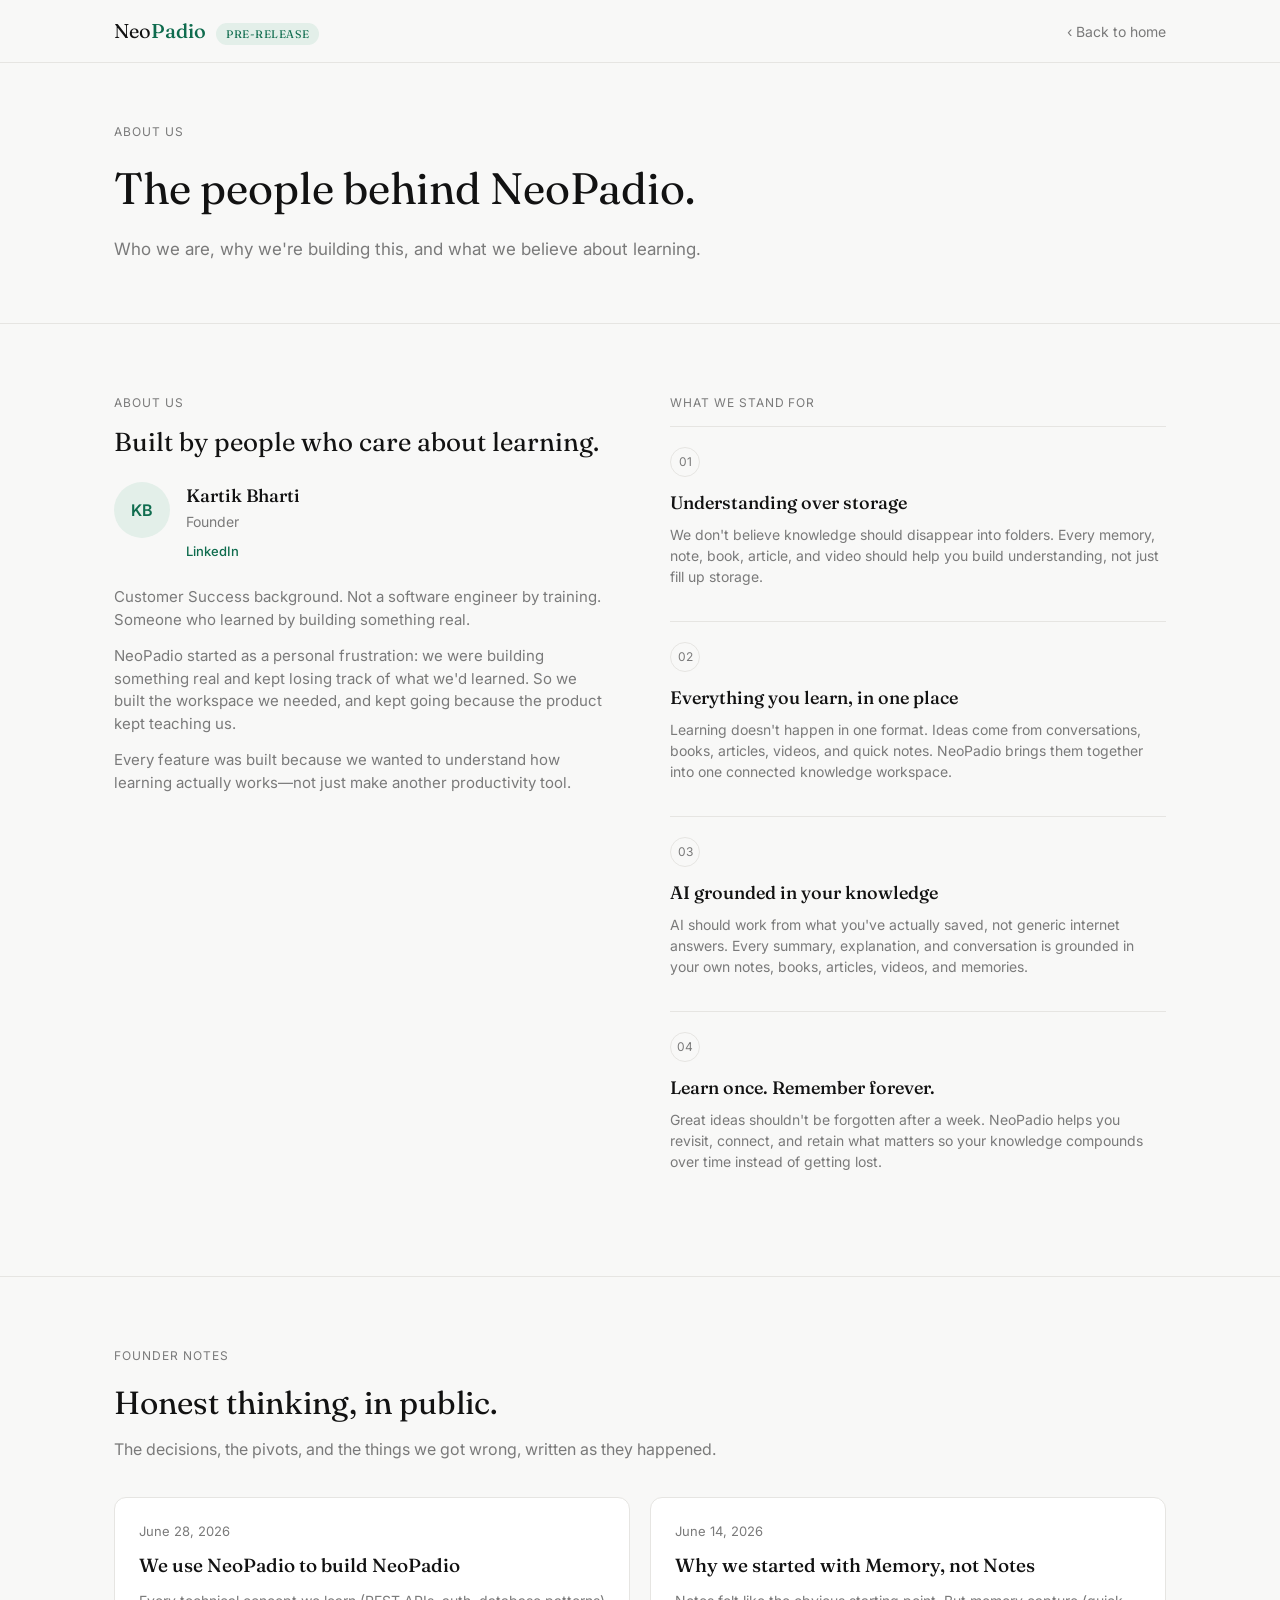
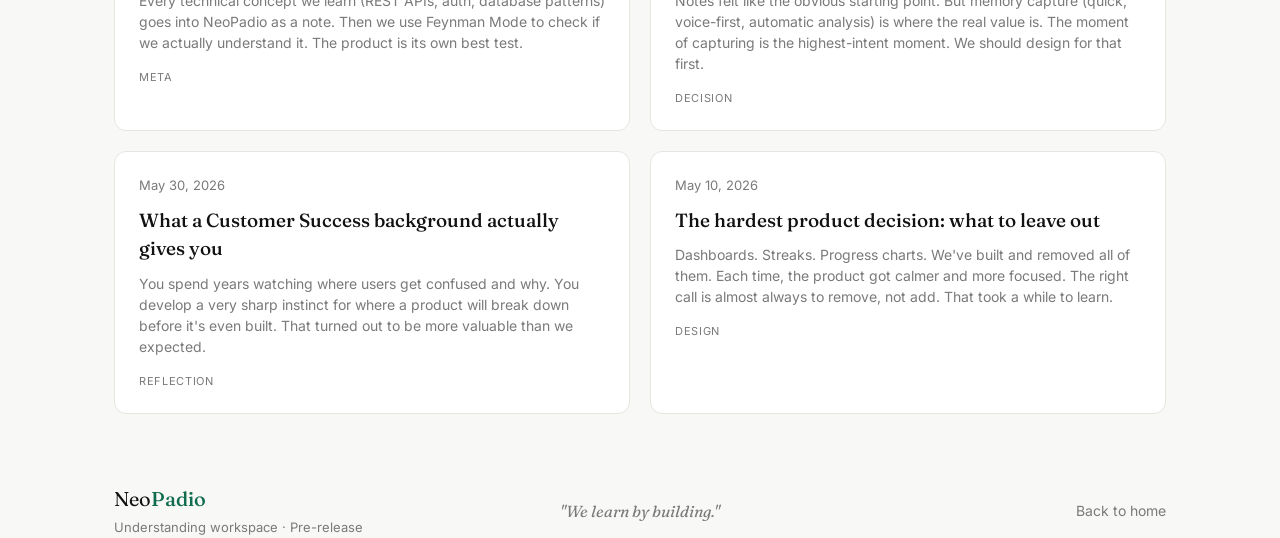
<file: about.html>
<!DOCTYPE html>
<html lang="en">
<head>
<meta charset="UTF-8">
<meta name="viewport" content="width=device-width, initial-scale=1.0">
<title>About us — NeoPadio</title>
<!-- Google Analytics — replace G-EGB7CDBP2E with your own Measurement ID from analytics.google.com -->
<script async src="https://www.googletagmanager.com/gtag/js?id=G-EGB7CDBP2E"></script>
<script>
  window.dataLayer = window.dataLayer || [];
  function gtag(){dataLayer.push(arguments);}
  gtag('js', new Date());
  gtag('config', 'G-EGB7CDBP2E');
</script>
<link rel="preconnect" href="https://fonts.googleapis.com">
<link rel="preconnect" href="https://fonts.gstatic.com" crossorigin>
<link href="https://fonts.googleapis.com/css2?family=Fraunces:ital,wght@0,400;0,500;0,600;1,400;1,500&family=Inter:wght@400;500;600&display=swap" rel="stylesheet">
<link rel="stylesheet" href="style.css">
</head>
<body>

<header>
  <nav>
    <div class="logo">Neo<b>Padio</b><span class="badge-pill">PRE-RELEASE</span></div>
    <a href="index.html" class="back-link">&#8249; Back to home</a>
  </nav>
</header>

<section class="about-hero" style="border-top:none;">
  <div class="wrap">
    <div class="eyebrow">About us</div>
    <h1>The people behind NeoPadio.</h1>
    <p>Who we are, why we're building this, and what we believe about learning.</p>
  </div>
</section>

<section>
  <div class="wrap two-col">
    <div class="about-col">
      <div class="eyebrow">About us</div>
      <h2 style="font-size:26px;margin-bottom:24px;">Built by people who care about learning.</h2>
      <div class="founder-card">
        <div class="avatar-circle">KB</div>
        <div>
          <h3>Kartik Bharti</h3>
          <div class="role">Founder</div>
          <a href="https://www.linkedin.com/in/kartikbharti" target="_blank" rel="noopener" class="li-link">LinkedIn</a>
        </div>
      </div>
      <p>Customer Success background. Not a software engineer by training. Someone who learned by building something real.</p>
      <p>NeoPadio started as a personal frustration: we were building something real and kept losing track of what we'd learned. So we built the workspace we needed, and kept going because the product kept teaching us.</p>
      <p>Every feature was built because we wanted to understand how learning actually works—not just make another productivity tool.</p>
    </div>
    <div>
      <div class="eyebrow">What we stand for</div>
      <div class="stand-for-item">
        <div class="snum">01</div>
        <h3>Understanding over storage</h3>
        <p>We don't believe knowledge should disappear into folders. Every memory, note, book, article, and video should help you build understanding, not just fill up storage.</p>
      </div>
      <div class="stand-for-item">
        <div class="snum">02</div>
        <h3>Everything you learn, in one place</h3>
        <p>Learning doesn't happen in one format. Ideas come from conversations, books, articles, videos, and quick notes. NeoPadio brings them together into one connected knowledge workspace.</p>
      </div>
      <div class="stand-for-item">
        <div class="snum">03</div>
        <h3>AI grounded in your knowledge</h3>
        <p>AI should work from what you've actually saved, not generic internet answers. Every summary, explanation, and conversation is grounded in your own notes, books, articles, videos, and memories.</p>
      </div>
      <div class="stand-for-item">
        <div class="snum">04</div>
        <h3>Learn once. Remember forever.</h3>
        <p>Great ideas shouldn't be forgotten after a week. NeoPadio helps you revisit, connect, and retain what matters so your knowledge compounds over time instead of getting lost.</p>
      </div>
    </div>
  </div>
</section>

<section>
  <div class="wrap">
    <div class="eyebrow">Founder notes</div>
    <h2 style="font-size:32px;">Honest thinking, in public.</h2>
    <p style="color:var(--muted);margin-top:10px;">The decisions, the pivots, and the things we got wrong, written as they happened.</p>
    <div class="notes-grid">
      <div class="note-card">
        <div class="note-date">June 28, 2026</div>
        <h3>We use NeoPadio to build NeoPadio</h3>
        <p>Every technical concept we learn (REST APIs, auth, database patterns) goes into NeoPadio as a note. Then we use Feynman Mode to check if we actually understand it. The product is its own best test.</p>
        <div class="tag">Meta</div>
      </div>
      <div class="note-card">
        <div class="note-date">June 14, 2026</div>
        <h3>Why we started with Memory, not Notes</h3>
        <p>Notes felt like the obvious starting point. But memory capture (quick, voice-first, automatic analysis) is where the real value is. The moment of capturing is the highest-intent moment. We should design for that first.</p>
        <div class="tag">Decision</div>
      </div>
      <div class="note-card">
        <div class="note-date">May 30, 2026</div>
        <h3>What a Customer Success background actually gives you</h3>
        <p>You spend years watching where users get confused and why. You develop a very sharp instinct for where a product will break down before it's even built. That turned out to be more valuable than we expected.</p>
        <div class="tag">Reflection</div>
      </div>
      <div class="note-card">
        <div class="note-date">May 10, 2026</div>
        <h3>The hardest product decision: what to leave out</h3>
        <p>Dashboards. Streaks. Progress charts. We've built and removed all of them. Each time, the product got calmer and more focused. The right call is almost always to remove, not add. That took a while to learn.</p>
        <div class="tag">Design</div>
      </div>
    </div>
  </div>
</section>

<footer class="wrap">
  <div>
    <div class="logo">Neo<b>Padio</b></div>
    <div style="color:var(--muted);font-size:13px;margin-top:4px;">Understanding workspace · Pre-release</div>
  </div>
  <div class="quote">"We learn by building."</div>
  <a href="index.html" class="back-link">Back to home</a>
</footer>

</body>
</html>
</file>
<file: style.css>
:root{
  --bg:#f8f8f7;
  --card:#ffffff;
  --text:#121212;
  --muted:#7a7a7a;
  --border:#e6e5e2;
  --green:#0f6c4e;
  --green-bg:#e3efe9;
}
*{box-sizing:border-box;margin:0;padding:0;}
body{
  font-family:'Inter',sans-serif;
  background:var(--bg);
  color:var(--text);
  line-height:1.5;
  -webkit-font-smoothing:antialiased;
}
a{color:inherit;text-decoration:none;}
.wrap{max-width:1100px;margin:0 auto;padding:0 24px;}
h1,h2,h3{font-family:'Fraunces',Georgia,serif;font-weight:400;}
em{font-style:italic;color:var(--green);font-family:'Fraunces',Georgia,serif;}

/* NAV */
header{
  position:sticky;top:0;z-index:50;
  background:rgba(248,248,247,0.92);
  backdrop-filter:blur(6px);
  border-bottom:1px solid var(--border);
}
nav{
  max-width:1100px;margin:0 auto;padding:16px 24px;
  display:flex;align-items:center;justify-content:space-between;
}
.logo{font-family:'Fraunces',serif;font-size:20px;}
.logo b{color:var(--green);font-weight:500;}
.badge-pill{
  font-size:11px;letter-spacing:.05em;color:var(--green);
  background:var(--green-bg);border-radius:999px;padding:4px 10px;margin-left:10px;
}
.nav-links{display:flex;gap:28px;align-items:center;list-style:none;}
.nav-links a{font-size:14px;color:var(--muted);}
.nav-links a:hover{color:var(--text);}
.btn{
  display:inline-block;padding:10px 20px;border-radius:8px;font-size:14px;font-weight:500;
  border:1px solid transparent;cursor:pointer;
}
.btn-dark{background:#121212;color:#fff;}
.btn-outline{border-color:var(--border);color:var(--text);background:transparent;}

/* HERO */
.hero{padding:90px 0 40px;text-align:center;}
.eyebrow-pill{
  display:inline-block;font-size:12px;letter-spacing:.08em;color:var(--green);
  background:var(--green-bg);border-radius:999px;padding:6px 16px;margin-bottom:28px;
}
.hero h1{font-size:56px;line-height:1.1;font-weight:400;}
.hero p.lead{max-width:560px;margin:26px auto 34px;color:var(--muted);font-size:17px;}
.hero-ctas{display:flex;gap:14px;justify-content:center;margin-bottom:56px;}
.hero-ctas .btn{padding:14px 26px;}

.tabs{display:flex;gap:10px;justify-content:center;margin-bottom:24px;flex-wrap:wrap;}
.tab{
  padding:8px 18px;border-radius:999px;border:1px solid var(--border);font-size:14px;color:var(--muted);
}
.tab.active{background:#121212;color:#fff;border-color:#121212;}

.mockup{
  max-width:900px;margin:0 auto;border:1px solid var(--border);border-radius:14px;
  background:var(--card);overflow:hidden;box-shadow:0 20px 50px -20px rgba(0,0,0,.15);
}
.mockup-bar{
  display:flex;align-items:center;gap:6px;padding:10px 14px;border-bottom:1px solid var(--border);
}
.mockup-bar span{width:9px;height:9px;border-radius:50%;background:var(--border);}
.mockup-bar .url{margin-left:auto;font-size:12px;color:var(--muted);}
.mockup-body{padding:40px 20px;min-height:260px;display:flex;align-items:center;justify-content:center;
  color:var(--muted);font-size:13px;background:repeating-linear-gradient(45deg,#fafafa,#fafafa 10px,#f3f3f2 10px,#f3f3f2 20px);}
.mockup-caption{text-align:center;color:var(--muted);font-size:14px;margin:18px 0 60px;}

/* real screenshot gallery */
.mockup-img-wrap{position:relative;cursor:zoom-in;background:#fff;}
.mockup-img-wrap img{width:100%;display:block;}
.mockup-img-wrap::after{
  content:"⤢ Click to enlarge";position:absolute;right:12px;bottom:12px;
  background:rgba(18,18,18,.75);color:#fff;font-size:11px;padding:5px 10px;border-radius:6px;
  opacity:0;transition:opacity .15s;pointer-events:none;
}
.mockup-img-wrap:hover::after{opacity:1;}
.gallery-dots{display:flex;gap:6px;justify-content:center;margin-top:16px;}
.gallery-dots span{width:7px;height:7px;border-radius:50%;background:var(--border);cursor:pointer;}
.gallery-dots span.active{background:var(--green);}

/* carousel prev/next arrows */
.mockup-carousel{position:relative;}
.carousel-btn{
  position:absolute;top:50%;transform:translateY(-50%);
  width:40px;height:40px;border-radius:50%;background:#fff;border:1px solid var(--border);
  display:flex;align-items:center;justify-content:center;font-size:20px;line-height:1;color:#121212;
  cursor:pointer;box-shadow:0 6px 20px rgba(0,0,0,.12);z-index:5;user-select:none;
}
.carousel-btn:hover{background:#f2f2f0;}
.carousel-btn.prev{left:-20px;}
.carousel-btn.next{right:-20px;}
.carousel-btn.hero-btn.prev{left:-56px;}
.carousel-btn.hero-btn.next{right:-56px;}
@media (max-width:960px){
  .carousel-btn.hero-btn.prev{left:4px;}
  .carousel-btn.hero-btn.next{right:4px;}
}
@media (max-width:800px){
  .carousel-btn{width:32px;height:32px;font-size:16px;}
  .carousel-btn.prev{left:4px;}
  .carousel-btn.next{right:4px;}
}

/* lightbox */
.lightbox{
  position:fixed;inset:0;background:rgba(15,15,15,.88);display:none;
  align-items:center;justify-content:center;z-index:200;padding:40px;
}
.lightbox.open{display:flex;}
.lightbox img{max-width:min(1100px,92vw);max-height:88vh;border-radius:10px;box-shadow:0 30px 80px rgba(0,0,0,.5);}
.lightbox-close{position:absolute;top:24px;right:32px;color:#fff;font-size:32px;cursor:pointer;line-height:1;}
.lightbox-nav{position:absolute;top:50%;transform:translateY(-50%);color:#fff;font-size:36px;cursor:pointer;user-select:none;padding:10px;}
.lightbox-prev{left:16px;}
.lightbox-next{right:16px;}
.lightbox-dots{position:absolute;bottom:24px;left:50%;transform:translateX(-50%);display:flex;gap:8px;}
.lightbox-dots span{width:8px;height:8px;border-radius:50%;background:rgba(255,255,255,.4);cursor:pointer;}
.lightbox-dots span.active{background:#fff;}

/* SECTION generic */
section{padding:70px 0;border-top:1px solid var(--border);scroll-margin-top:150px;}
.eyebrow{font-size:12px;letter-spacing:.08em;color:var(--muted);text-transform:uppercase;margin-bottom:14px;}
.two-col{display:grid;grid-template-columns:1fr 1fr;gap:60px;}
.two-col h2{font-size:32px;line-height:1.25;margin-bottom:18px;}
.two-col p{color:var(--muted);margin-bottom:14px;font-size:15px;}

/* how it works cards */
.cards-4{display:grid;grid-template-columns:repeat(4,1fr);gap:0;border:1px solid var(--border);border-radius:14px;overflow:hidden;margin-top:36px;}
.cards-4 .card{padding:28px;border-right:1px solid var(--border);}
.cards-4 .card:last-child{border-right:none;}
.card .num{color:var(--muted);font-size:13px;margin-bottom:12px;}
.card h3{font-size:18px;font-weight:500;margin-bottom:10px;}
.card p{color:var(--muted);font-size:14px;}

/* feature deep dive */
.feature{padding:80px 0;border-top:1px solid var(--border);}
.feature .two-col{align-items:start;}
.feature .situation-label{color:var(--muted);font-size:12px;letter-spacing:.08em;margin-bottom:14px;}
.feature .index{color:var(--muted);font-size:13px;margin-bottom:6px;}
.feature-highlights .h-card{
  border:1px solid var(--border);border-radius:10px;padding:18px 20px;margin-bottom:14px;background:var(--card);
}
.feature-highlights .h-card.active{border-color:#c7ded4;background:var(--green-bg);}
.h-card .h-title{font-size:12px;letter-spacing:.06em;color:var(--green);text-transform:uppercase;margin-bottom:8px;font-weight:600;}
.h-card p{font-size:14px;color:var(--muted);margin:0;}

/* roadmap */
.roadmap-cards{display:grid;grid-template-columns:repeat(5,1fr);gap:0;border:1px solid var(--border);border-radius:14px;overflow:hidden;margin-top:36px;}
.roadmap-cards .card{padding:22px 18px;border-right:1px solid var(--border);}
.roadmap-cards .card:last-child{border-right:none;}
.phase-num{color:var(--muted);font-size:12px;margin-bottom:10px;}
.phase-title{font-size:19px;font-family:'Fraunces',serif;margin-bottom:14px;}
.phase-title.accent{color:var(--green);}
.status-pill{
  display:inline-block;font-size:11px;padding:4px 10px;border-radius:999px;margin-bottom:16px;
}
.status-pill.built{background:var(--green-bg);color:var(--green);}
.status-pill.next{background:#eee;color:var(--muted);}
.roadmap-cards ul{list-style:none;font-size:13px;color:var(--muted);}
.roadmap-cards li{padding:4px 0;}
.roadmap-cards li:before{content:"· ";}

/* differentiators */
.diff-cards{display:grid;grid-template-columns:repeat(3,1fr);gap:40px;margin-top:36px;}
.diff-cards h3{font-size:19px;font-weight:500;margin-bottom:12px;}
.diff-cards p{color:var(--muted);font-size:14px;}

/* connect */
.connect-cards{display:grid;grid-template-columns:repeat(3,1fr);gap:24px;margin-top:36px;}
.connect-card{border:1px solid var(--border);border-radius:12px;padding:26px;background:var(--card);}
.connect-card.active{border-color:#c7ded4;background:var(--green-bg);}
.icon-circle{width:40px;height:40px;border-radius:50%;background:#e9e9e7;display:flex;align-items:center;justify-content:center;margin-bottom:20px;font-size:18px;}
.connect-card h3{font-size:18px;font-weight:500;margin-bottom:10px;}
.connect-card p{color:var(--muted);font-size:14px;margin-bottom:16px;}
.connect-card .link{color:var(--green);font-size:14px;font-weight:500;}

footer{padding:40px 0;display:grid;grid-template-columns:1fr auto 1fr;align-items:center;gap:16px;}
footer .quote{justify-self:center;text-align:center;color:var(--muted);font-style:italic;font-family:'Fraunces',serif;}
footer .foot-links{justify-self:end;display:flex;gap:24px;font-size:14px;color:var(--muted);}
footer .back-link{justify-self:end;}
@media (max-width:700px){
  footer{grid-template-columns:1fr;text-align:center;}
  footer .quote,footer .foot-links,footer .back-link{justify-self:center;}
}

/* about page */
.about-hero{padding:60px 0;}
.about-hero h1{font-size:44px;margin-top:14px;}
.about-hero p{color:var(--muted);font-size:17px;margin-top:16px;max-width:600px;}
.back-link{font-size:14px;color:var(--muted);display:flex;align-items:center;gap:6px;}
.back-link:hover{color:var(--text);}

.founder-card{display:flex;gap:16px;margin-bottom:24px;}
.avatar-circle{
  width:56px;height:56px;border-radius:50%;background:var(--green-bg);color:var(--green);
  display:flex;align-items:center;justify-content:center;font-weight:600;font-size:16px;flex-shrink:0;
}
.founder-card h3{font-size:18px;font-weight:500;margin-bottom:2px;}
.founder-card .role{color:var(--muted);font-size:14px;margin-bottom:6px;}
.founder-card .li-link{color:var(--green);font-size:13px;font-weight:500;}
.about-col p{color:var(--muted);font-size:15px;margin-bottom:14px;}

.stand-for-item{padding:20px 0;border-top:1px solid var(--border);}
.stand-for-item:first-of-type{border-top:none;}
.stand-for-item .snum{
  display:inline-flex;width:30px;height:30px;border:1px solid var(--border);border-radius:50%;
  align-items:center;justify-content:center;font-size:12px;color:var(--muted);margin-bottom:12px;
}
.stand-for-item h3{font-size:18px;font-weight:500;margin-bottom:8px;}
.stand-for-item p{color:var(--muted);font-size:14px;}

.notes-grid{display:grid;grid-template-columns:1fr 1fr;gap:20px;margin-top:36px;}
.note-card{border:1px solid var(--border);border-radius:12px;padding:24px;background:var(--card);}
.note-card .note-date{color:var(--muted);font-size:13px;margin-bottom:10px;}
.note-card h3{font-size:19px;font-weight:500;margin-bottom:10px;}
.note-card p{color:var(--muted);font-size:14px;margin-bottom:16px;}
.note-card .tag{font-size:11px;letter-spacing:.06em;color:var(--muted);text-transform:uppercase;}

@media (max-width:800px){
  .two-col,.cards-4,.roadmap-cards,.diff-cards,.connect-cards,.notes-grid{grid-template-columns:1fr;}
  .cards-4 .card,.roadmap-cards .card{border-right:none;border-bottom:1px solid var(--border);}
  .hero h1{font-size:38px;}
  .nav-links{display:none;}
}
</file>
